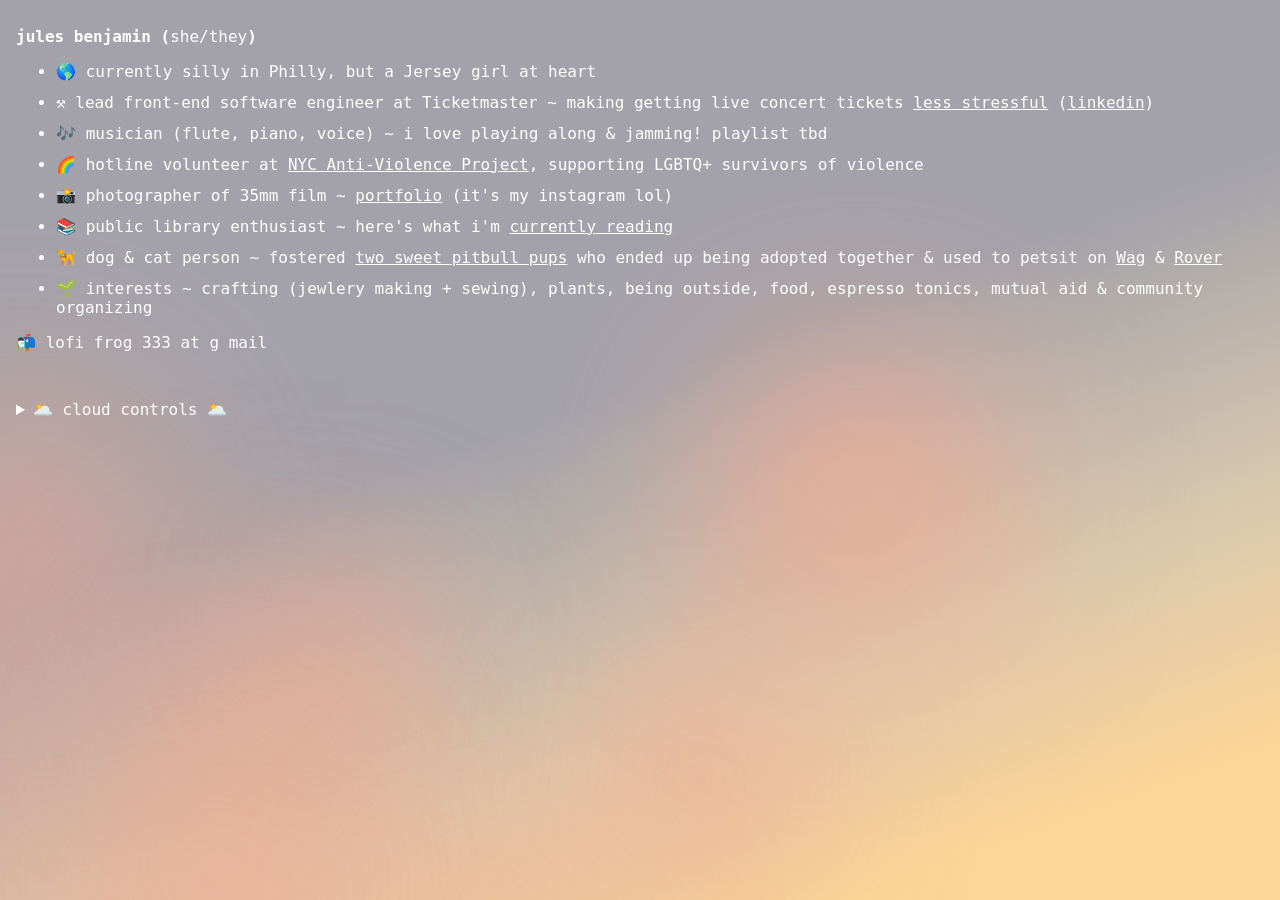
<file: index.html>
<!DOCTYPE html>
<html lang="en">
<head>
    <meta charset="UTF-8">
    <meta name="viewport" content="width=device-width, initial-scale=1.0">
    <title>jules benjamin</title>
    <link rel="stylesheet" href="style.css">
</head>
<script>
    fetch('content.html')
        .then(res => res.text())
        .then(html => {
            document.getElementById('about').innerHTML = html;
        });
</script>
<body>
    <div id="clouds"></div>
    <div id="about"></div>
    <details id="cloud-controls">
        <summary>🌥️ cloud controls 🌥️</summary>
        <div>
            <label>Speed: <input type="range" id="speedInput" min="0" max="1" step="0.05" value="0.2"></label>
            <label>Direction: <input type="number" id="directionInput" min="0" max="360" value="60">°</label>
            <button id="addCloudButton">+ Random Cloud</button>
        </div>
    </details>

    <script src="createSky.js"></script>
    <script src="userInteractiveSky.js"></script>
</body>
</html>
</file>
<file: style.css>
:root {
    --text-color: #FFF;
    --text-color-dark: #000;
    
    --bg-color-start: #a3a1a6;
    --bg-color-top: #a3a2aa;
    --bg-color-mid: #dbcaae;
    --bg-color-end: #fdd597;
    
    --cloud-color: #f3ac94;
    --cloud-opacity: 0.6;

    --content-padding: 1rem;
}

html, body {
    margin: 0;
    padding: 0;
    max-width: 100%;
    overflow-x: hidden;
}

body {
    min-height: 100vh;
    background: var(--bg-color-start);
    background: linear-gradient(160deg, var(--bg-color-top) 45%, var(--bg-color-mid) 71%, var(--bg-color-end) 89%);
    background-attachment: fixed;
}

body, p, h1, h2, h3, h4, h5, h6, span, a, li, ul, ol, button, summary, label, input, select, textarea, div:not(#clouds) {
    color: var(--text-color);
    font-family: monospace;
    font-size: 1rem;
}

button {
    background: none;
    border: 1px solid var(--text-color);
    border-radius: 0.5rem;
    padding: 0.5rem 1rem;
    cursor: pointer;

    &:hover {
        color: var(--bg-color-end);
        border-color: var(--bg-color-end);
    }
}

input:not([type="image" i], [type="range" i], [type="checkbox" i], [type="radio" i]) {
    border-radius: 0.25rem;
    border: 1px solid var(--text-color);
    color: var(--text-color-dark);
}

ul li {
    margin-bottom: 0.75rem;
}

#about,
#cloud-controls {
    padding: var(--content-padding);
    max-width: calc(100vw - var(--content-padding) * 2);
    box-sizing: border-box;
}

#cloud-controls summary {
    cursor: pointer;
}

#cloud-controls div {
    display: inline-flex;
    flex-direction: column;
    gap: 0.5rem;
}

#clouds {
    position: fixed;
    top: 0;
    left: 0;
    width: 100vw;
    height: 100vh;
    z-index: -1;
    pointer-events: none;
    overflow: hidden;
}

.cloud {
    position: absolute;
    border-radius: 50%;
    background: var(--cloud-color);
    opacity: var(--cloud-opacity);
    left: 0;
    top: 0;
    will-change: transform;
    backface-visibility: hidden;
    -webkit-backface-visibility: hidden;
    transform-origin: center center;
}
</file>
